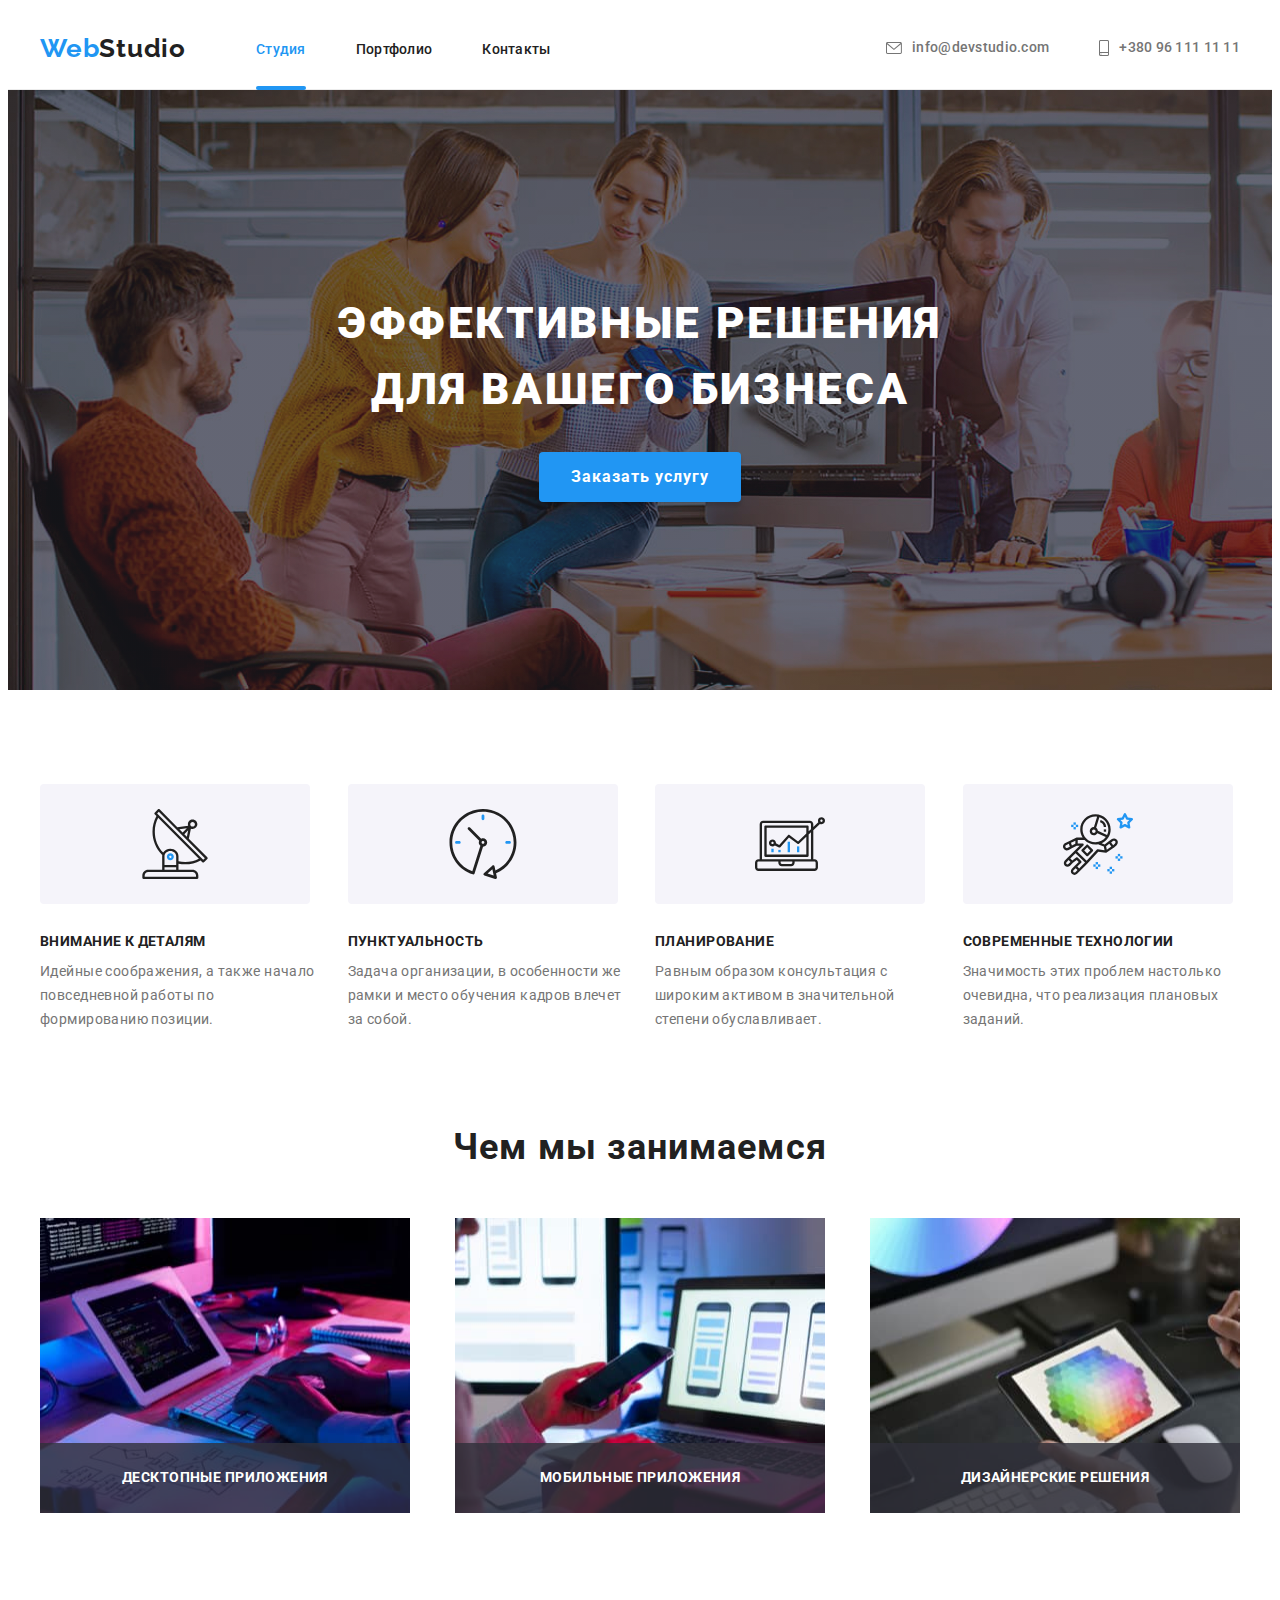
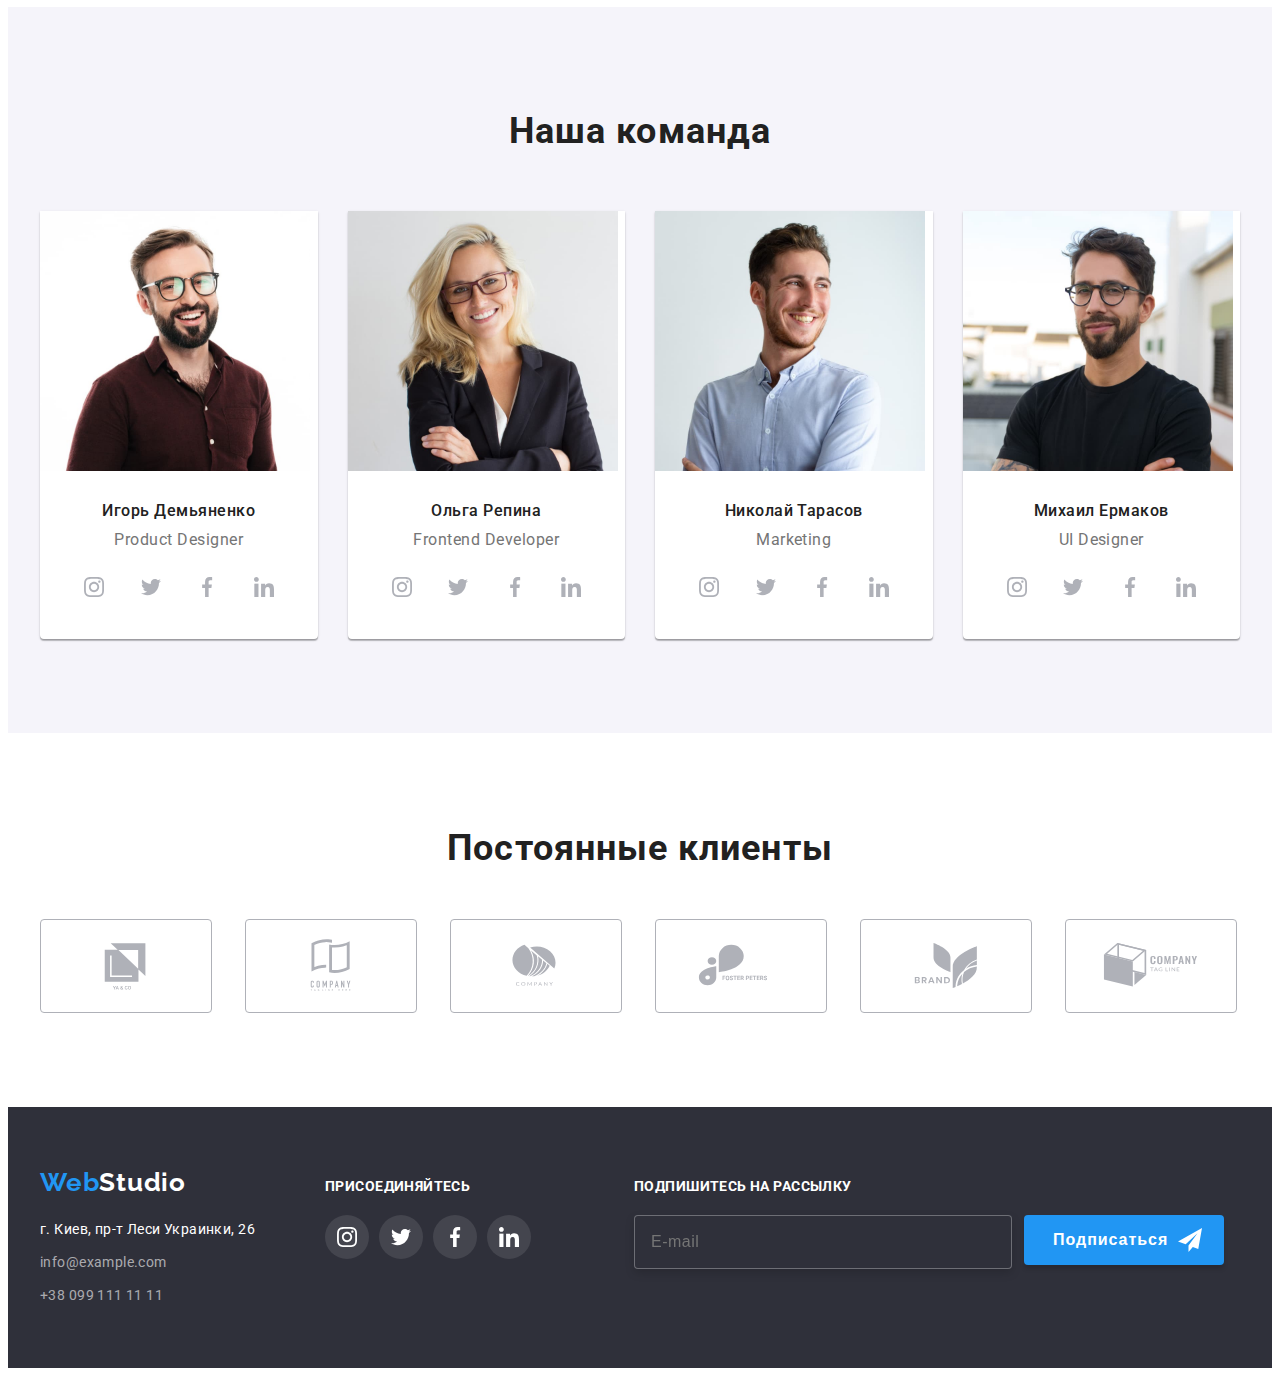
<file: index.html>
<!DOCTYPE html>
<html lang="ru">
<head>
    <meta charset="UTF-8">
    <meta http-equiv="X-UA-Compatible" content="IE=edge">
    <meta name="viewport" content="width=device-width, initial-scale=1.0">
    <title>WebStudio</title>
    <link rel="preconnect" href="https://fonts.googleapis.com">
    <link 
        href="https://fonts.googleapis.com/css2?family=Raleway:wght@700&family=Roboto:wght@400;500;700;900&display=swap" 
        rel="stylesheet">
    <link rel="stylesheet" href="https://cdnjs.cloudflare.com/ajax/libs/modern-normalize/1.1.0/modern-normalize.min.css" 
        integrity="sha512-wpPYUAdjBVSE4KJnH1VR1HeZfpl1ub8YT/NKx4PuQ5NmX2tKuGu6U/JRp5y+Y8XG2tV+wKQpNHVUX03MfMFn9Q==" 
        crossorigin="anonymous" referrerpolicy="no-referrer" />
    <link rel="stylesheet" href="./styles/styles.css">
</head>
<body>
    <!-- Header -->
    <header class="header">
        <div class="container header-container">
            <nav class="navigation">
                <a class="logo link" href="" lang="en"><span class="logo-accent">Web</span>Studio</a>
                <ul class="menu list">
                    <li class="menu-item"> 
                        <a class="menu-item-link link current" href="">Студия</a>
                    </li>
                    <li class="menu-item">
                        <a class="menu-item-link link" href="./portfolio.html">Портфолио</a>
                    </li>
                    <li class="menu-item">
                        <a class="menu-item-link link" href="">Контакты</a>
                    </li>
                </ul>
            </nav>
            <ul class="mail-tel list">
                <li class="mail-tel-list">
                    <a class="mail-tel-link mail-link link" href="mailto:info@devstudio.com">
                        <svg class="mail-tel-icons" width="16px" height="12px">
                            <use href="./images/icons.svg#icon-envelope"></use>
                        </svg> info@devstudio.com</a>
                </li>
                <li class="mail-tel-list">
                    <a class="mail-tel-link tel-link link" href="tel:+380961111111">
                        <svg class="mail-tel-icons" width="10px" height="16px">
                            <use href="./images/icons.svg#icon-smartphone"></use>
                        </svg> +380 96 111 11 11</a>
                </li>
            </ul>
        </div>
    </header>

    <main class="main">
        <!-- Main section -->
        <section class="main-section">
            <div class="container main-section-container">
                <h1 class="title-main-section">Эффективные решения для вашего бизнеса</h1>
                <button class="modal-btn" type="button" data-modal-open>Заказать услугу</button>
            </div>
        </section>

        <!-- Advantages -->
        <section class="advantages advantages-section">
            <div class="container container">
                <h2 hidden>Преимущества</h2>
                <ul class="advantages-menu list">
                    <li class="advantages-menu-item">
                        <div class="advantages-container">
                            <svg class="advantages-icons">
                                <use href="./images/icons.svg#icon-antenna">
                                </use>
                            </svg>
                        </div>
                        <h3 class="advantages-menu-item-title">Внимание к деталям</h3>
                        <p class="advantages-menu-item-text">Идейные соображения, а также начало повседневной работы по формированию позиции.</p>
                    </li>
                    <li class="advantages-menu-item">
                        <div class="advantages-container">
                            <svg class="advantages-icons">
                                <use href="./images/icons.svg#icon-clock">
                                </use>
                            </svg>
                        </div>
                        <h3 class="advantages-menu-item-title">Пунктуальность</h3>
                        <p class="advantages-menu-item-text">Задача организации, в особенности же рамки и место обучения кадров влечет за собой.</p>
                    </li>
                    <li class="advantages-menu-item">
                        <div class="advantages-container">
                            <svg class="advantages-icons">
                                <use href="./images/icons.svg#icon-diagram">
                                </use>
                            </svg>
                        </div>
                        <h3 class="advantages-menu-item-title">Планирование</h3>
                        <p class="advantages-menu-item-text">Равным образом консультация с широким активом в значительной степени обуславливает.</p>
                    </li>
                    <li class="advantages-menu-item">
                        <div class="advantages-container">
                            <svg class="advantages-icons">
                                <use href="./images/icons.svg#icon-astronaut">
                                </use>
                            </svg>
                        </div>
                        <h3 class="advantages-menu-item-title">Современные технологии</h3>
                        <p class="advantages-menu-item-text">Значимость этих проблем настолько очевидна, что реализация плановых заданий.</p>
                    </li>
                </ul>
            </div>
        </section>

        <!-- Activity -->
        <section class="activity section">
            <div class="container activity-container">
                <h2 class="activity-title">Чем мы занимаемся</h2>
                <ul class="activity-menu list">

                    <li class="activity-menu-item">
                        <div class="activity-box">
                            <img src="./images/activity/activity-1.jpg" 
                                alt="человек пишет код" width="370" height="295">
                            <p class="activity-text">Десктопные приложения</p>
                        </div>
                    </li>

                    <li class="activity-menu-item">
                        <div class="activity-box">
                            <img src="./images/activity/activity-2.jpg" 
                                alt="человек со смартфоном" width="370" height="295">
                            <p class="activity-text">Мобильные приложения</p>
                        </div>
                    </li>

                    <li class="activity-menu-item">
                        <div class="activity-box">
                            <img src="./images/activity/activity-3.jpg" 
                                alt="человек с планшетом" width="370" height="295">
                            <p class="activity-text">Дизайнерские решения</p>
                        </div>
                        
                    </li>

                </ul>
            </div>
        </section>

        <!-- Team -->
        <section class="team section">
            <div class="container team-container">
                <h2 class="team-title">Наша команда</h2>
                <ul class="team-menu list">
                    <li class="team-menu-item">
                        <img src="./images/members/igor.jpg" alt="Игорь Демьяненко" width="270" height="260">
                        <div class="team-box-content">
                            <h3 class="team-name">Игорь Демьяненко</h3>
                            <p class="team-prof">Product Designer</p>
                            <ul class="social-list list">
                                <li class="social-list-item">
                                    <a href="" class="social-list-link">
                                        <svg class="social-list-icon" width="20px" height="20px">
                                            <use href="./images/icons.svg#icon-instagram"></use>
                                        </svg>
                                    </a>
                                </li>
                                <li class="social-list-item">
                                    <a href="" class="social-list-link">
                                        <svg class="social-list-icon" width="20px" height="20px">
                                            <use href="./images/icons.svg#icon-twitter"></use>
                                        </svg>
                                    </a>
                                </li>
                                <li class="social-list-item">
                                    <a href="" class="social-list-link">
                                        <svg class="social-list-icon" width="20px" height="20px">
                                            <use href="./images/icons.svg#icon-facebook"></use>
                                        </svg>
        
                                    </a>
                                    
                                </li>
                                <li class="social-list-item">
                                    <a href="" class="social-list-link">
                                        <svg class="social-list-icon" width="20px" height="20px">
                                            <use href="./images/icons.svg#icon-linkedin"></use>
                                        </svg>
                                    </a>
                                </li>
                            </ul>
                        </div>
                    </li>
                    <li class="team-menu-item">
                        <img src="./images/members/olha.jpg" alt="Ольга Репина" width="270" height="260">
                        <div class="team-box-content">
                            <h3 class="team-name">Ольга Репина</h3>
                            <p class="team-prof">Frontend Developer</p>
                            <ul class="social-list list">
                                <li class="social-list-item">
                                    <a href="" class="social-list-link">
                                        <svg class="social-list-icon" width="20px" height="20px">
                                            <use href="./images/icons.svg#icon-instagram"></use>
                                        </svg>
                                    </a>
                                </li>
                                <li class="social-list-item">
                                    <a href="" class="social-list-link">
                                        <svg class="social-list-icon" width="20px" height="20px">
                                            <use href="./images/icons.svg#icon-twitter"></use>
                                        </svg>
                                    </a>
                                </li>
                                <li class="social-list-item">
                                    <a href="" class="social-list-link">
                                        <svg class="social-list-icon" width="20px" height="20px">
                                            <use href="./images/icons.svg#icon-facebook"></use>
                                        </svg>
        
                                    </a>
                                    
                                </li>
                                <li class="social-list-item">
                                    <a href="" class="social-list-link">
                                        <svg class="social-list-icon" width="20px" height="20px">
                                            <use href="./images/icons.svg#icon-linkedin"></use>
                                        </svg>
                                    </a>
                                </li>
                            </ul>
                        </div>
                    </li>
                    <li class="team-menu-item">
                        <img src="./images/members/nikolai.jpg" alt="Николай Тарасов" width="270" height="260">
                        <div class="team-box-content">
                            <h3 class="team-name">Николай Тарасов</h3>
                            <p class="team-prof">Marketing</p>
                            <ul class="social-list list">
                                <li class="social-list-item">
                                    <a href="" class="social-list-link">
                                        <svg class="social-list-icon" width="20px" height="20px">
                                            <use href="./images/icons.svg#icon-instagram"></use>
                                        </svg>
                                    </a>
                                </li>
                                <li class="social-list-item">
                                    <a href="" class="social-list-link">
                                        <svg class="social-list-icon" width="20px" height="20px">
                                            <use href="./images/icons.svg#icon-twitter"></use>
                                        </svg>
                                    </a>
                                </li>
                                <li class="social-list-item">
                                    <a href="" class="social-list-link">
                                        <svg class="social-list-icon" width="20px" height="20px">
                                            <use href="./images/icons.svg#icon-facebook"></use>
                                        </svg>
        
                                    </a>
                                    
                                </li>
                                <li class="social-list-item">
                                    <a href="" class="social-list-link">
                                        <svg class="social-list-icon" width="20px" height="20px">
                                            <use href="./images/icons.svg#icon-linkedin"></use>
                                        </svg>
                                    </a>
                                </li>
                            </ul>
                        </div>
                    </li>
                    <li class="team-menu-item">
                        <img src="./images/members/mikhail.jpg" alt="Михаил Ермаков" width="270" height="260">
                        <div class="team-box-content">
                            <h3 class="team-name">Михаил Ермаков</h3>
                            <p class="team-prof">UI Designer</p>
                            <ul class="social-list list">
                                <li class="social-list-item">
                                    <a href="" class="social-list-link">
                                        <svg class="social-list-icon" width="20px" height="20px">
                                            <use href="./images/icons.svg#icon-instagram"></use>
                                        </svg>
                                    </a>
                                </li>
                                <li class="social-list-item">
                                    <a href="" class="social-list-link">
                                        <svg class="social-list-icon" width="20px" height="20px">
                                            <use href="./images/icons.svg#icon-twitter"></use>
                                        </svg>
                                    </a>
                                </li>
                                <li class="social-list-item">
                                    <a href="" class="social-list-link">
                                        <svg class="social-list-icon" width="20px" height="20px">
                                            <use href="./images/icons.svg#icon-facebook"></use>
                                        </svg>
        
                                    </a>
                                    
                                </li>
                                <li class="social-list-item">
                                    <a href="" class="social-list-link">
                                        <svg class="social-list-icon" width="20px" height="20px">
                                            <use href="./images/icons.svg#icon-linkedin"></use>
                                        </svg>
                                    </a>
                                </li>
                            </ul>
                        </div>
                    </li>
                </ul>
            </div>
        </section>

        <!-- Clients -->

        <section class="clients section">
            <div class="clients-container container">
                <h2 class="clients-title">Постоянные клиенты</h2>
                <ul class="clients-list list">
                    <li class="clients-list-item">
                        <a href="" class="clients-list-link link">
                            <svg class="clients-icon">
                                <use href="./images/icons.svg#icon-client-1-1">
                                </use>
                            </svg>
                        </a>
                    </li>
                    <li class="clients-list-item">
                        <a href="" class="clients-list-link link">
                            <svg class="clients-icon">
                                <use href="./images/icons.svg#icon-client-2-1">
                                </use>
                            </svg>
                        </a>
                    </li>
                    <li class="clients-list-item">
                        <a href="" class="clients-list-link link">
                            <svg class="clients-icon">
                                <use href="./images/icons.svg#icon-client-3-1">
                                </use>
                            </svg>
                        </a>
                    </li>
                    <li class="clients-list-item">
                        <a href="" class="clients-list-link link">
                            <svg class="clients-icon">
                                <use href="./images/icons.svg#icon-client-4-1">
                                </use>
                            </svg>
                        </a>
                    </li>
                    <li class="clients-list-item">
                        <a href="" class="clients-list-link link">
                            <svg class="clients-icon">
                                <use href="./images/icons.svg#icon-client-5-1">
                                </use>
                            </svg>
                        </a>
                    </li>
                    <li class="clients-list-item">
                        <a href="" class="clients-list-link link">
                            <svg class="clients-icon">
                                <use href="./images/icons.svg#icon-client-6-1">
                                </use>
                            </svg>
                        </a>
                    </li>
                </ul>

            </div>
        </section>
    </main>




    <!-- Footer -->
    <footer class="footer">
        <div class="container footer-container">
            <div class="footer-list list">
                <a class="footer-logo link" href="" lang="en"><span class="logo-accent">Web</span>Studio</a>
                    <address class="footer-address">
                        <ul class="footer-address-menu list">
                            <li class="footer-address-menu-item">
                                 <a class="footer-address-address link" href="https://goo.gl/maps/i9Y8RT6QC7rTTY7Z6" target="_blank" rel="noopener noreferrer">г. Киев, пр-т Леси Украинки, 26</a>
                            </li>
                            <li class="footer-address-menu-item">
                                <a class="footer-address-mail link" href="mailto:info@example.com">info@example.com</a>
                            </li>
                            <li class="footer-address-menu-item">
                                <a class="footer-address-tel link" href="tel:+380991111111">+38 099 111 11 11</a>
                            </li>
                        </ul>
                    </address>
            </div>
            <div class="first-footer-div"> 
                <h3 class="footer-list-title">Присоединяйтесь</h3>
                    <ul class="footer-social list">
                        <li class="footer-social-item">
                            <a href="" class="footer-social-item-link">
                                <svg class="footer-social-icon">
                                    <use href="./images/icons.svg#icon-instagram">
                                        </use>
                                    </svg>
                            </a>
                            </li>
                            <li>
                                <a href="" class="footer-social-item-link">
                                    <svg class="footer-social-icon">
                                        <use href="./images/icons.svg#icon-twitter">
                                        </use>
                                    </svg>
                                </a>
                            </li>
                            <li>
                                <a href="" class="footer-social-item-link">
                                    <svg class="footer-social-icon">
                                        <use href="./images/icons.svg#icon-facebook">
                                        </use>
                                    </svg>
                                </a>
                            </li>
                            <li>
                                <a href="" class="footer-social-item-link">
                                    <svg class="footer-social-icon">
                                        <use href="./images/icons.svg#icon-linkedin">
                                        </use>
                                    </svg>
                                </a>
                            </li>
                    </ul>
            </div>
            <div class="footer-item-form">
                <h3 class="footer-form-name">Подпишитесь на рассылку</h3>
                        <form class="footer-form">
                            
                            <label class="footer-form-field">
                                
                                <input type="email" name="footer-email" class="footer-email-input" placeholder="E-mail">
                            </label>
                            <button type="submit" class="footer-button-form">
                                <div class="footer-form-wrapper">
                                    <p class="footer-form-wrapper-name">Подписаться</p>
                                    <svg class="footer-form-icon" width="24px" height="24px">
                                        <use href="./images/icons.svg#icon-icon-send">
                                        </use>
                                    </svg>
                                </div>
                            </button>
                        </form>
            </div>
             
        </div>
    </footer>

    <!-- Modal -->

    <div class="backdrop is-hidden" data-modal>
        <div class="modal">
            <button type="button" class="close-btn" data-modal-close>
                <svg class="close-btn-icon">
                    <use href="./images/icons.svg#icon-close-btn">
                    </use>
                </svg>
            </button>

            <form class="modal-form">
                <p class="modal-form-title">Оставьте свои данные, мы вам перезвоним</p>
                <label class="modal-form-field">
                    Имя
                    <span class="modal-form-input-wrapper">
                        <input type="text" class="modal-form-input" name="user-name" minlength="2" 
                        pattern="[a-zA-Zа-яёА-ЯЁ]+" title="Имя должно содержать символы кириллицы или латинницы"
                        required> 
                        <svg class="modal-form-icon" width="18px" height="18px">
                            <use href="./images/icons.svg#icon-person">
                            </use>
                        </svg>
                        
                    </span>
                </label>
                <label class="modal-form-field">
                    Телефон
                    <span class="modal-form-input-wrapper">
                        <input type="tel" class="modal-form-input" name="user-tel"
                        pattern="[0-9]{3}-[0-9]{3}-[0-9]{2}-[0-9]{2}" title="093-111-22-33"
                        required>
                        <svg class="modal-form-icon" width="18px" height="18px">
                            <use href="./images/icons.svg#icon-phone">
                            </use>
                        </svg>
                    </span>
                </label>
                <label class="modal-form-field">
                    Почта
                    <span class="modal-form-input-wrapper">
                        <input type="email" class="modal-form-input" name="user-email" 
                        required>
                        <svg class="modal-form-icon" width="18px" height="18px">
                            <use href="./images/icons.svg#icon-email">
                            </use>
                        </svg>
                    </span>
                </label>
                <label class="modal-form-field">
                    Комментарий
                    <textarea name="user-message" class="modal-form-message" placeholder="Введите текст"></textarea>
                </label>
                <input type="checkbox" class="modal-form-checkbox visually-hidden" id="accept-policy">
                <label for="accept-policy" class="modal-form-checkbox-label">Соглашаюсь с рассылкой и принимаю&nbsp;<a href="" class="modal-form-label-link">Условия договора</a></label>
                <button type="submit" class="modal-form-btn">Отправить</button>

            </form>
        </div>
    </div>

    <script src="./js/modal.js"></script>

</body>
</html>
</file>
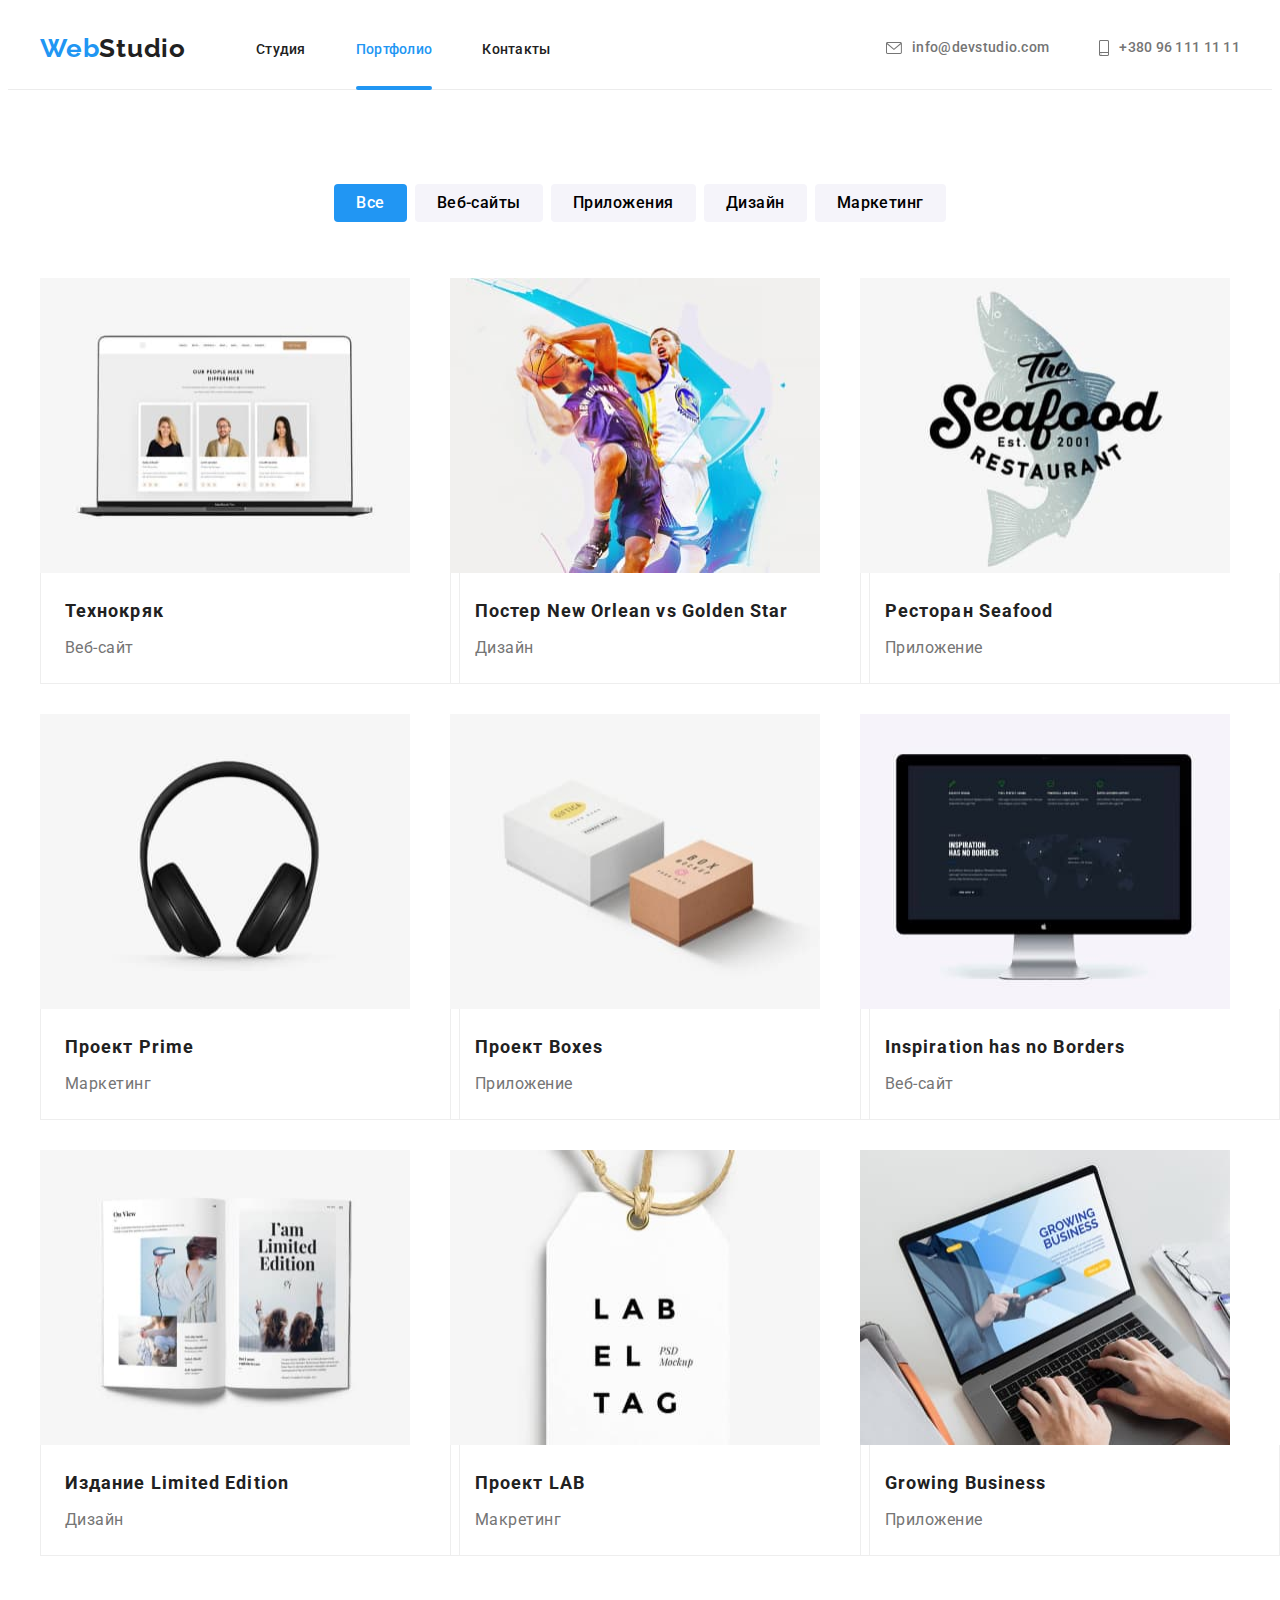
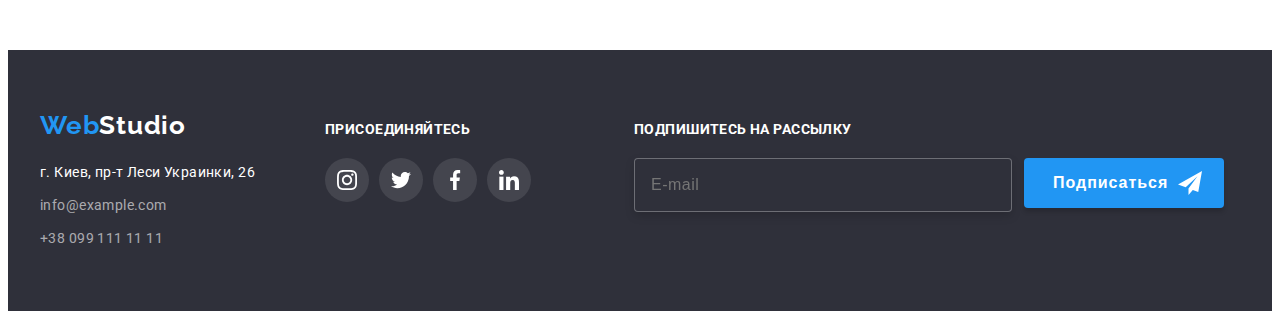
<file: portfolio.html>
<!DOCTYPE html>
<html lang="ru">
<head>
    <meta charset="UTF-8">
    <meta http-equiv="X-UA-Compatible" content="IE=edge">
    <meta name="viewport" content="width=device-width, initial-scale=1.0">
    <title>Portfolio</title>
    <link rel="preconnect" href="https://fonts.googleapis.com">
    <link 
        href="https://fonts.googleapis.com/css2?family=Raleway:wght@700&family=Roboto:wght@400;500;700;900&display=swap" 
        rel="stylesheet">
        <link rel="stylesheet" href="https://cdnjs.cloudflare.com/ajax/libs/modern-normalize/1.1.0/modern-normalize.min.css" 
            integrity="sha512-wpPYUAdjBVSE4KJnH1VR1HeZfpl1ub8YT/NKx4PuQ5NmX2tKuGu6U/JRp5y+Y8XG2tV+wKQpNHVUX03MfMFn9Q==" 
            crossorigin="anonymous" referrerpolicy="no-referrer" />
    <link rel="stylesheet" href="./styles/styles.css">
</head>
<body>
    <header class="header">
        <div class="container header-container">
            <nav class="navigation">
                <a class="logo link" href="" lang="en"><span class="logo-accent">Web</span>Studio</a>
                <ul class="menu list">
                    <li class="menu-item"> 
                        <a class="menu-item-link link" href="./index.html">Студия</a>
                    </li>
                    <li class="menu-item">
                        <a class="menu-item-link link current" href="">Портфолио</a>
                    </li>
                    <li class="menu-item">
                        <a class="menu-item-link link" href="">Контакты</a>
                    </li>
                </ul>
            </nav>
            <ul class="mail-tel list">
                <li class="mail-tel-list">
                    <a class="mail-tel-link mail-link link" href="mailto:info@devstudio.com">
                        <svg class="mail-tel-icons" width="16px" height="12px">
                            <use href="./images/icons.svg#icon-envelope"></use>
                        </svg> info@devstudio.com</a>
                </li>
                <li class="mail-tel-list">
                    <a class="mail-tel-link tel-link link" href="tel:+380961111111">
                        <svg class="mail-tel-icons" width="10px" height="16px">
                            <use href="./images/icons.svg#icon-smartphone"></use>
                        </svg> +380 96 111 11 11</a>
                </li>
            </ul>
        </div>
    </header>

    <main class="portfolio-main">
        <section class="portfolio-section section">
            <div class="container portfolio-container">
                <ul class="portfolio-buttons-menu list">
                    <li class="portfolio-buttons-menu-item">
                        <button class="modal-btn-portfolio current" type="button">Все</button>
                    </li>
                    <li class="portfolio-buttons-menu-item">
                        <button class="modal-btn-portfolio" type="button">Веб-сайты</button>
                    </li>
                    <li class="portfolio-buttons-menu-item">
                        <button class="modal-btn-portfolio" type="button">Приложения</button>
                    </li>
                    <li class="portfolio-buttons-menu-item">
                        <button class="modal-btn-portfolio" type="button">Дизайн</button>
                    </li>
                    <li class="portfolio-buttons-menu-item">
                        <button class="modal-btn-portfolio" type="button">Маркетинг</button>
                    </li>
                </ul>
                <ul class="portfolio-options-menu list">
                    <li class="portfolio-options-menu-item">
                        <a class="port-opt-link link" href="">
                            <div class="port-box">
                                <img src="./images/portfolio/portfolio-1.jpg" alt="computer" width="370" height="295">
                                <p class="overlay">Технокряк это современная площадка распространения коронавируса. Компании используют эту платформу для цифрового шпионажа и атак на защищённые сервера конкурентов.</p>
                            </div>
                            <div class="portfolio-box-items">
                                <h3 class="portfolio-options-menu-item-name">Технокряк</h3>
                                <p class="portfolio-options-menu-item-text">Веб-сайт</p>
                            </div>
                        </a>
                    </li>
                    <li class="portfolio-options-menu-item">
                        <a class="port-opt-link link" href="">
                            <div class="port-box">
                                <img src="./images/portfolio/portfolio-2.jpg" alt="basketball" width="370" height="295">
                                <p class="overlay">Технокряк это современная площадка распространения коронавируса. Компании используют эту платформу для цифрового шпионажа и атак на защищённые сервера конкурентов.</p>
                            </div>
                            <div class="portfolio-box-items">
                                <h3 class="portfolio-options-menu-item-name">Постер New Orlean vs Golden Star</h3>
                                <p class="portfolio-options-menu-item-text">Дизайн</p>
                            </div>
                        </a>
                    </li>
                    <li class="portfolio-options-menu-item">
                        <a class="port-opt-link link" href="">
                            <div class="port-box">
                                <img src="./images/portfolio/portfolio-3.jpg" alt="restaurant" width="370" height="295">
                                <p class="overlay">Технокряк это современная площадка распространения коронавируса. Компании используют эту платформу для цифрового шпионажа и атак на защищённые сервера конкурентов.</p>
                            </div>
                            <div class="portfolio-box-items">
                                <h3 class="portfolio-options-menu-item-name">Ресторан Seafood</h3>
                                <p class="portfolio-options-menu-item-text">Приложение</p>
                            </div>
                        </a>
                    </li>
                    <li class="portfolio-options-menu-item">
                        <a class="port-opt-link link" href="">
                            <div class="port-box">
                                <img src="./images/portfolio/portfolio-4.jpg" alt="headphones" width="370" height="295">
                                <p class="overlay">Технокряк это современная площадка распространения коронавируса. Компании используют эту платформу для цифрового шпионажа и атак на защищённые сервера конкурентов.</p>
                            </div>
                            <div class="portfolio-box-items">
                                <h3 class="portfolio-options-menu-item-name">Проект Prime</h3>
                                <p class="portfolio-options-menu-item-text">Маркетинг</p>
                            </div>
                        </a>
                    </li>
                    <li class="portfolio-options-menu-item">
                        <a class="port-opt-link link" href="">
                            <div class="port-box">
                                <img src="./images/portfolio/portfolio-5.jpg" alt="boxes" width="370" height="295">
                                <p class="overlay">Технокряк это современная площадка распространения коронавируса. Компании используют эту платформу для цифрового шпионажа и атак на защищённые сервера конкурентов.</p>
                            </div>
                            <div class="portfolio-box-items">
                                <h3 class="portfolio-options-menu-item-name">Проект Boxes</h3>
                                <p class="portfolio-options-menu-item-text">Приложение</p>
                            </div>
                        </a>
                    </li>
                    <li class="portfolio-options-menu-item">
                        <a class="port-opt-link link" href="">
                            <div class="port-box">
                                <img src="./images/portfolio/portfolio-6.jpg" alt="mac" width="370" height="295">
                                <p class="overlay">Технокряк это современная площадка распространения коронавируса. Компании используют эту платформу для цифрового шпионажа и атак на защищённые сервера конкурентов.</p>
                            </div>
                            <div class="portfolio-box-items">
                                <h3 class="portfolio-options-menu-item-name">Inspiration has no Borders</h3>
                                <p class="portfolio-options-menu-item-text">Веб-сайт</p>
                            </div>
                        </a>
                    </li>
                    <li class="portfolio-options-menu-item">
                        <a class="port-opt-link link" href="">
                            <div class="port-box">
                                <img src="./images/portfolio/portfolio-7.jpg" alt="book" width="370" height="295">
                                <p class="overlay">Технокряк это современная площадка распространения коронавируса. Компании используют эту платформу для цифрового шпионажа и атак на защищённые сервера конкурентов.</p>
                            </div>
                            <div class="portfolio-box-items">
                                <h3 class="portfolio-options-menu-item-name">Издание Limited Edition</h3>
                                <p class="portfolio-options-menu-item-text">Дизайн</p>
                            </div>
                        </a>
                    </li>
                    <li class="portfolio-options-menu-item">
                        <a class="port-opt-link link" href="">
                            <div class="port-box">
                                <img src="./images/portfolio/portfolio-8.jpg" alt="label" width="370" height="295">
                                <p class="overlay">Технокряк это современная площадка распространения коронавируса. Компании используют эту платформу для цифрового шпионажа и атак на защищённые сервера конкурентов.</p>
                            </div>
                            <div class="portfolio-box-items">
                                <h3 class="portfolio-options-menu-item-name">Проект LAB</h3>
                                <p class="portfolio-options-menu-item-text">Макретинг</p>
                            </div>
                        </a>
                    </li>
                    <li class="portfolio-options-menu-item">
                        <a class="port-opt-link link" href="">
                            <div class="port-box">
                                <img src="./images/portfolio/portfolio-9.jpg" alt="typingman" width="370" height="295">
                                <p class="overlay">Технокряк это современная площадка распространения коронавируса. Компании используют эту платформу для цифрового шпионажа и атак на защищённые сервера конкурентов.</p>
                            </div>
                            <div class="portfolio-box-items">
                                <h3 class="portfolio-options-menu-item-name">Growing Business</h3>
                                <p class="portfolio-options-menu-item-text">Приложение</p>
                            </div>
                        </a>
                    </li>
                </ul>
            </div>
        </section>
    </main>

    <footer class="footer">
        <div class="container footer-container">
            <div class="footer-list list">
                <a class="footer-logo link" href="" lang="en"><span class="logo-accent">Web</span>Studio</a>
                    <address class="footer-address">
                        <ul class="footer-address-menu list">
                            <li class="footer-address-menu-item">
                                 <a class="footer-address-address link" href="https://goo.gl/maps/i9Y8RT6QC7rTTY7Z6" target="_blank" rel="noopener noreferrer">г. Киев, пр-т Леси Украинки, 26</a>
                            </li>
                            <li class="footer-address-menu-item">
                                <a class="footer-address-mail link" href="mailto:info@example.com">info@example.com</a>
                            </li>
                            <li class="footer-address-menu-item">
                                <a class="footer-address-tel link" href="tel:+380991111111">+38 099 111 11 11</a>
                            </li>
                        </ul>
                    </address>
            </div>
            <div class="first-footer-div"> 
                <h3 class="footer-list-title">Присоединяйтесь</h3>
                    <ul class="footer-social list">
                        <li class="footer-social-item">
                            <a href="" class="footer-social-item-link">
                                <svg class="footer-social-icon">
                                    <use href="./images/icons.svg#icon-instagram">
                                        </use>
                                    </svg>
                            </a>
                            </li>
                            <li>
                                <a href="" class="footer-social-item-link">
                                    <svg class="footer-social-icon">
                                        <use href="./images/icons.svg#icon-twitter">
                                        </use>
                                    </svg>
                                </a>
                            </li>
                            <li>
                                <a href="" class="footer-social-item-link">
                                    <svg class="footer-social-icon">
                                        <use href="./images/icons.svg#icon-facebook">
                                        </use>
                                    </svg>
                                </a>
                            </li>
                            <li>
                                <a href="" class="footer-social-item-link">
                                    <svg class="footer-social-icon">
                                        <use href="./images/icons.svg#icon-linkedin">
                                        </use>
                                    </svg>
                                </a>
                            </li>
                    </ul>
            </div>
            <div class="footer-item-form">
                <h3 class="footer-form-name">Подпишитесь на рассылку</h3>
                        <form class="footer-form">
                            
                            <label class="footer-form-field">
                                
                                <input type="email" name="footer-email" class="footer-email-input" placeholder="E-mail">
                            </label>
                            <button type="submit" class="footer-button-form">
                                <div class="footer-form-wrapper">
                                    <p class="footer-form-wrapper-name">Подписаться</p>
                                    <svg class="footer-form-icon" width="24px" height="24px">
                                        <use href="./images/icons.svg#icon-icon-send">
                                        </use>
                                    </svg>
                                </div>
                            </button>
                        </form>
            </div>
             
        </div>
    </footer>
</body>
</html>
</file>
<file: styles/styles.css>
:root {
    --main-font: 'Roboto', sans-serif;
    --main-color: #212121;
    --accent-color: #2196F3;
    --second-accent-color: #FFFFFF;
    --main-section-footer-background: #2F303A;
    --third-accent-color: #757575;
    --team-background: #F5F4FA;
    --footer-tel-mail: rgba(255, 255, 255, 0.6);

}

h1,
h2,
h3,
h4,
h5,
h6,
p {
    margin-top: 0;
    margin-bottom: 0;
}

ul,
ol {
    margin-top: 0;
    margin-bottom: 0;
    padding-left: 0;
}

img {
    display: block;
    max-width: 100%;
}

.list {
    list-style: none;
}

.link {
    text-decoration: none;
}

body {
    font-family: var(--main-font);
    color: var(--main-color);
}

.container {
    width: 1200px;
    margin: 0 auto;
    padding-left: 15px;
    padding-right: 15px;
}

.section {
    padding-top: 94px;
    padding-bottom: 94px;
}

.visually-hidden {
    position: absolute !important;
    clip: rect(1px 1px 1px 1px); /* IE6, IE7 */
    clip: rect(1px, 1px, 1px, 1px);
    padding: 0 !important;
    border: 0 !important;
    height: 1px !important;
    width: 1px !important;
    overflow: hidden;
  }

/* Header */

.header {
    padding-top: 25px;
    padding-bottom: 25px;
    border-bottom: 1px solid #ECECEC;
}

.header-container {
    display: flex;
    align-items:center;
    justify-content: space-between;
}

.navigation {
    display: flex;
    align-items: center;
}

.menu {
    display: flex;
    align-items: center;
}

.logo {
    font-family: 'Raleway', sans-serif;
    font-weight: 700;
    font-size: 26px;
    line-height: 1.19;
    letter-spacing: 0.03em;
    color: var(--main-color);
    margin-right: 70px;
}

.logo-accent {
    color: var(--accent-color);
}

.menu-item:not(:last-child) {
    margin-right: 50px;
}

.menu-item-link {
    font-family: 'Roboto', sans-serif;;
    font-weight: 500;
    font-size: 14px;
    line-height: 1.14;
    letter-spacing: 0.02em;
    color: var(--main-color);

    transition: color 250ms cubic-bezier(0.4, 0, 0.2, 1);
}

.menu-item-link:hover,
.menu-item-link:focus {
    color: var(--accent-color);
}

.menu-item-link.current {
    color: var(--accent-color);  
    position: relative;
}


.menu-item-link.current::after {
    content: '';
    display: block;
    position: absolute;
    left: 0;
    bottom: -33px;
    width: 100%;
    height: 4px;
    border-radius: 2px;
    background-color: var(--accent-color);
}

.mail-tel {
    display: flex;
    align-items: center;
}

.mail-link {
    margin-left: auto;
    margin-right: 50px;

    transition: color 250ms cubic-bezier(0.4, 0, 0.2, 1);
}

.mail-link:hover,
.mail-link:focus {
    color: var(--accent-color);
}

.tel-link {
    transition: color 250ms cubic-bezier(0.4, 0, 0.2, 1);
}

.tel-link:hover,
.tel-link:focus {
    color: var(--accent-color);
}

.mail-tel-link {
    display: flex;
    align-items: center;
    color: var(--third-accent-color);
    font-family: 'Roboto', sans-serif;;
    font-weight: 500;
    font-size: 14px;
    line-height: 1.14;
    letter-spacing: 0.02em;
}

.mail-tel-icons {
    display: flex;
    align-items: center;
    fill: var(--third-accent-color);
    margin-right: 10px;

    transition: fill 250ms cubic-bezier(0.4, 0, 0.2, 1);
}

.mail-tel-link:hover .mail-tel-icons,
.mail-tel-link:focus .mail-tel-icons {
    fill: var(--accent-color);
}

/* Main section */
.main-section {
    background-color: #C4C4C4; 
    height: 600px;
    background-image: linear-gradient(rgba(47, 48, 58, 0.4), rgba(47, 48, 58, 0.4)),
     url(../images/main/bg.jpg);
    background-size: cover;
}

.main-section-container {
    padding-top: 200px;
    padding-bottom: 200px;
}


.title-main-section {
    font-weight: 900;
    font-size: 44px;
    line-height: 1.5;
    text-align: center;
    letter-spacing: 0.06em;
    text-transform: uppercase;
    color: var(--second-accent-color);
    max-width: 696px;  
    margin: 0 auto;
    display: block;
    align-items: center;
    margin-bottom: 30px;
    
}

.modal-btn {
    font-family: 'Roboto', sans-serif;;
    font-weight: 700;
    font-size: 16px;
    line-height: 1.88;
    display: flex;
    align-items: center;
    text-align: center;
    letter-spacing: 0.06em;
    cursor: pointer;
    color: var(--second-accent-color);
    background-color: var(--accent-color);
    margin: 0 auto;
    display: block;
    padding: 10px 32px;
    box-shadow: 0px 4px 4px rgba(0, 0, 0, 0.15);
    border-radius: 4px;
    border: none;
}

.modal-btn:hover,
modal-btn:focus {
    color: var(--second-accent-color);
    box-shadow: 0px 4px 4px rgba(0, 0, 0, 0.15);
    border-radius: 4px;
}

/* Advantages */


.advantages-section {
    padding-top: 94px;
}

.advantages-menu {
    display: flex;
    flex-wrap: wrap;
    margin-top: -30px;
    margin-left: -30px;
}

.advantages-menu-item {
    display: flex;
    flex-wrap: wrap;
    flex-basis: calc((100% - 120px) / 4);
    margin-top: 30px;
    margin-left: 30px;
}

.advantages-menu-item-title {
    font-weight: 700;
    font-size: 14px;
    line-height: 1.14;
    letter-spacing: 0.03em;
    text-transform: uppercase;
    margin-bottom: 10px;
    padding-left: 0;
}

.advantages-menu-item-text {
    font-size: 14px;
    line-height: 1.71;
    letter-spacing: 0.03em;
    color: var(--third-accent-color);
   
}

.advantages-container {
    display: flex;
    align-items: center;
    justify-content: center;
    width: 270px;
    height: 120px;
    background-color: var(--team-background);
    border-radius: 4px;
    margin-bottom: 30px;
}

.advantages-icons {
    display: flex;
    align-items: center;
    width: 70px;
    height: 70px;
}

/* Activity */
.activity-title {
    font-weight: 700;
    font-size: 36px;
    line-height: 1.17;
    text-align: center;
    letter-spacing: 0.03em;
    margin-bottom: 50px;
}

.activity-menu {
    display: flex;
    justify-content: space-between;
}

.activity-menu-item:not(:last-child) {
    margin-right: 30px;
}

.activity-box {
    position: relative;
    
}

.activity-text {
    position: absolute;
    width: 100%;
    height: 70px;
    background-color: rgba(47, 48, 58, 0.8);
    left: 0;
    bottom: 0;
    text-align: center;
    display: flex;
    align-items: center;
    justify-content: center;

    font-weight: 700;
    font-size: 14px;
    line-height: 1.14;
    text-align: center;
    letter-spacing: 0.03em;
    text-transform: uppercase;
    color: var(--second-accent-color);
    
}

/* Team */
.team {
    background-color: var(--team-background);
}

.team-menu {
    display: flex;
    flex-wrap: wrap;
    margin-left: -30px;
    margin-top: -30px;
}

.team-menu-item {
    flex-basis: calc((100% - 120px) / 4);
    flex-wrap: wrap;
    margin-left: 30px;
    margin-top: 30px;
    background-color: var(--second-accent-color);
    box-shadow: 0px 1px 3px rgba(0, 0, 0, 0.12), 0px 1px 1px rgba(0, 0, 0, 0.14), 0px 2px 1px rgba(0, 0, 0, 0.2);
    border-radius: 0px 0px 4px 4px;
}

.team-box-content {
    padding-top: 30px;
    padding-bottom: 30px;
}


.team-title {
    font-weight: 700;
    font-size: 36px;
    line-height: 1.67;
    text-align: center;
    letter-spacing: 0.03em;
    margin-bottom: 50px;
}

.team-name {
    font-weight: 500;
    font-size: 16px;
    line-height: 1.19;
    text-align: center;
    letter-spacing: 0.03em;
    margin-bottom: 10px;
    
}

.team-prof {
    font-size: 16px;
    line-height: 1.19;
    text-align: center;
    letter-spacing: 0.03em;
    color: var(--third-accent-color);
}

.social-list {
    display: flex;
    justify-content: space-between;
}

.social-list-link {
    display: flex;
    align-items: center;
    justify-content: center;
    width: 44px;
    height: 44px;
    border-radius: 50%;
    background-color: #ffffff;

    transition: background-color 250ms cubic-bezier(0.4, 0, 0.2, 1), 
        fill 250ms cubic-bezier(0.4, 0, 0.2, 1); 
}

.social-list-link:hover,
.social-list-link:focus {
    background-color: var(--accent-color);
}

.social-list-link:hover .social-list-icon,
.social-list-link:focus .social-list-icon {
    fill: var(--second-accent-color);
}

.social-list-icon {
    fill: #AFB1B8;
} 

.social-list {
    padding-left: 32px;
    padding-right: 32px;
    padding-top: 16px;

}

/* Clients */

.clients-title {
    font-weight: 700;
    font-size: 36px;
    line-height: 1.17;
    text-align: center;
    letter-spacing: 0.03em;
    margin-bottom: 50px;
}

.clients-list {
    display: flex;
    align-items: center;
    margin-left: -30px;
    margin-top: -30px;
}

.clients-list-item {
    flex-basis: calc((100% - 180px) / 6);
    flex-wrap: wrap;
    margin-left: 30px;
    margin-top: 30px;
}

.clients-list-link {
    display: flex;
    align-items: center;
    justify-content: center;
    width: 170px;
    height: 92px;
    border: 1px solid #AFB1B8;
    border-radius: 4px;
    fill: #AFB1B8;

   transition: border 250ms cubic-bezier(0.4, 0, 0.2, 1),
    fill 250ms cubic-bezier(0.4, 0, 0.2, 1);
}

.clients-list-link:hover,
.clients-list-link:focus {
    border: 1px solid #2196F3;
    cursor: pointer;
    fill: #2196F3;
}

.clients-icon {
    width: 106px;
    height: 60px;
    /* fill: #AFB1B8; */
}

/*.clients-list-link:hover .clients-icon,
.clients-list-link:focus .clients-icon {
    fill: #2196F3;
}*/


/* Footer */
.footer {
    background-color: var(--main-section-footer-background);
    padding-top: 60px;
    padding-bottom: 60px;
}

.footer-container {
    display: flex;
    align-items: baseline;   
} 

.footer-logo {
    font-family: 'Raleway', sans-serif;
    font-weight: 700;
    font-size: 26px;
    line-height: 1.19;
    letter-spacing: 0.03em;
    color: var(--second-accent-color); 
}

.footer-address {
    font-style: normal;
    margin-top: 20px;
}

.footer-address-menu-item:not(:last-child) {
    margin-bottom: 9px;
}

.footer-address-address {
    font-family: 'Roboto', sans-serif;
    font-style: normal;
    font-weight: 400;
    font-size: 14px;
    line-height: 1.71;
    letter-spacing: 0.03em;
    color: var(--second-accent-color);
}

.footer-address-mail {
    font-size: 14px;
    line-height: 1.71;
    letter-spacing: 0.03em;
    color: var(--footer-tel-mail);

    transition: color 250ms cubic-bezier(0.4, 0, 0.2, 1);
}

.footer-address-mail:hover,
.footer-address-mail:focus {
    color: var(--second-accent-color);
}

.footer-address-tel {
    font-size: 14px;
    line-height: 1.71;
    letter-spacing: 0.03em;
    color: var(--footer-tel-mail);
    margin-top: 9px;

    transition: color 250ms cubic-bezier(0.4, 0, 0.2, 1);
}

.footer-address-tel:hover,
.footer-address-tel:focus {
    color: var(--second-accent-color);
}


.footer-social {
    display: flex;
    align-items: center;
}

.footer-social-icon {
    width: 20px;
    height: 20px;
}

.footer-list-title {
    margin-bottom: 20px;
    font-weight: 700;
    font-size: 14px;
    line-height: 1.14;
    letter-spacing: 0.03em;
    text-transform: uppercase;
    color: var(--second-accent-color);
    
}

.footer-social-item-link {
    display: flex;
    align-items: center;
    justify-content: center;
    width: 44px;
    height: 44px;
    border-radius: 50%;
    background-color: rgba(255, 255, 255, 0.1);
    fill: #ffffff;
    margin-right: 10px; 

    transition: background-color 250ms cubic-bezier(0.4, 0, 0.2, 1);
}


.footer-social-item-link:hover,
.footer-social-item-link:focus {
    background-color: var(--accent-color);
}

.first-footer-div {
    margin-left: 70px;
}

.footer-form-name {
    font-weight: bold;
    font-size: 14px;
    line-height: 1.14;
    letter-spacing: 0.03em;
    text-transform: uppercase;
    color: var(--second-accent-color);
    margin-bottom: 20px;
}

.footer-item-form {
    margin-left: 93px;
}

.footer-form {
    display: flex;

}

.footer-email-input {
    width: 358px;
    height: 50px;
    border: 1px solid rgba(255, 255, 255, 0.3);
    filter: drop-shadow(0px 4px 4px rgba(0, 0, 0, 0.15));
    border-radius: 4px;
    background-color: var(--main-section-footer-background);

    font-size: 16px;
    line-height: 1.25;
    padding-left: 16px;
   
    align-items: center;
    letter-spacing: 0.03em;
    color: rgba(255, 255, 255, 0.6);
}

.footer-button-form {
  width: 200px;
  height: 50px;
  background-color: var(--accent-color);
  border: none;
  box-shadow: 0px 4px 4px rgba(0, 0, 0, 0.15);
  border-radius: 4px;
  cursor: pointer;

  font-weight: 700;
    font-size: 16px;
    line-height: 1.88;
    display: flex;
    align-items: center;
    text-align: center;
    letter-spacing: 0.06em;
    color: var(--second-accent-color);

    padding-left: 29px;
    margin-left: 12px;

    fill: white;
}


.footer-form-wrapper {
    display: flex;
    align-items: center;
}

.footer-form-icon {
    margin-left: 10px;
}

/* Portfolio */
.modal-btn-portfolio {
    font-family: 'Roboto', sans-serif;
    font-weight: 500;
    font-size: 16px;
    line-height: 1.6;
    text-align: center;
    letter-spacing: 0.03em;
    background-color: var(--team-background);
    cursor: pointer;
    border-radius: 4px;
    border: none;
    padding: 6px 22px;

    transition: background-color 250ms cubic-bezier(0.4, 0, 0.2, 1), 
        color 250ms cubic-bezier(0.4, 0, 0.2, 1),
        box-shadow 250ms cubic-bezier(0.4, 0, 0.2, 1);
}

.modal-btn-portfolio:hover,
.modal-btn-portfolio:focus {
    background-color: var(--accent-color);
    color: var(--second-accent-color);
    box-shadow: 0px 3px 1px rgba(0, 0, 0, 0.1), 0px 1px 2px rgba(0, 0, 0, 0.08), 0px 2px 2px rgba(0, 0, 0, 0.12);
}

.modal-btn-portfolio.current {
    background-color: var(--accent-color);
    color: var(--second-accent-color);
}

.portfolio-options-menu-item-name {
    font-weight: 700;
    font-size: 18px;
    line-height: 2;
    letter-spacing: 0.06em;
    margin-bottom: 4px;
    color: var(--main-color);
}

.portfolio-options-menu-item-text {
    font-size: 16px;
    line-height: 1.88;
    letter-spacing: 0.03em;
    color: var(--third-accent-color);
}

.portfolio-buttons-menu {
    margin-bottom: 56px;
    display: flex;
    flex-wrap: wrap;
    justify-content: center;
    
}

.portfolio-buttons-menu-item:not(:last-child) {
    margin-right: 8px;
}

.portfolio-buttons-menu-item {
    display: flex;
    flex-wrap: wrap;   
}

.portfolio-options-menu {
    display: flex;
    flex-wrap: wrap;
    margin-top: -30px;
    margin-left: -30px;
}

.portfolio-options-menu-item {
    width: 370px;
    display: flex;
    flex-wrap: wrap;
    margin-top: 30px;
    margin-left: 30px;
    flex-basis: calc((100% - 90px) / 3);
    justify-content: flex-start;

    transition: box-shadow 250ms cubic-bezier(0.4, 0, 0.2, 1);
}

.portfolio-box-items {
    width: 370px;
    padding-top: 20px;
    padding-bottom: 20px;
    padding-left: 24px;
    padding-right: 24px;
    border-right: 1px solid #EEEEEE;
    border-bottom: 1px solid #EEEEEE;
    border-left: 1px solid #EEEEEE;
}

.portfolio-options-menu-item:hover,
.portfolio-options-menu-item:focus {
    box-shadow: 0px 1px 1px rgba(0, 0, 0, 0.12), 0px 4px 4px rgba(0, 0, 0, 0.06), 1px 4px 6px rgba(0, 0, 0, 0.16);
    cursor: pointer;
}

.port-box {
    position: relative;
    overflow: hidden;
}

.overlay {
    font-family: 'Roboto', sans-serif;
    font-size: 18px;
    line-height: 1.56;
    letter-spacing: 0.03em;
    position: absolute;
    top: 0;
    left: 0;
    overflow: auto;
    width: 100%;
    height: 100%;
    background-color: rgba(33, 150, 243, 0.9);
    padding: 63px 24px;
    color: var(--second-accent-color);
    transform: translateY(100%);

    transition: transform 250ms cubic-bezier(0.4, 0, 0.2, 1);
}

.portfolio-options-menu-item:hover .overlay,
.portfolio-options-menu-item:focus .overlay {
    transform: translateY(0%);
}




.backdrop {
    position: fixed;
    top: 0;
    left: 0;
    width: 100vw;
    height: 100vh;
    background-color: rgba(0, 0, 0, 0.2);

    opacity: 1;
    visibility: visible;
    pointer-events: auto;

    transition: opacity 250ms cubic-bezier(0.4, 0, 0.2, 1),
        visibility 250ms cubic-bezier(0.4, 0, 0.2, 1);
}

.is-hidden {
    opacity: 0;
    visibility: hidden;
    pointer-events: none;
  }

  .modal {
    position: absolute;
    left: 50%;
    top: 50%;
    width: 528px;
    height: 580px;
    background-color: var(--second-accent-color);
    transform: translate(-50%, -50%);
    
  }

  .close-btn {
      display: flex;
      align-items: center;
      justify-content: center;
      position: absolute;
      top: 8px;
      right: 8px;
      width: 30px;
      height: 30px;
      border-radius: 50%;
      border: 1px solid rgba(0, 0, 0, 0.1);
      background-color: transparent;
      cursor: pointer;

      fill: black;
      transition: fill 250ms cubic-bezier(0.4, 0, 0.2, 1);
    }
  

  .close-btn:hover,
  .close-btn:focus {
      fill: #2196F3;
  }

  .close-btn-icon {
      width: 18px;
      height: 18px;
      padding: 0;
  }


 

  .modal-form {
      display: flex;
      flex-direction: column;
      padding: 40px;
  }

  .modal-form-title {
    font-weight: 700;
    font-size: 20px;
    line-height: 1.15;
    text-align: center;
    letter-spacing: 0.03em;
    margin-bottom: 12px;
  }

  .modal-form-field {
    font-weight: 400;
    font-size: 12px;
    line-height: 1.17;
    letter-spacing: 0.01em;
    color: var(--third-accent-color);
    
  }

  .modal-form-input-wrapper {
    position: relative;
    display: block;
    margin-top: 4px;
    margin-bottom: 10px;
  }

  .modal-form-input {
    width: 100%;
    height: 40px;
    border: 1px solid rgba(33, 33, 33, 0.2);
    border-radius: 4px;
    padding-left: 42px;

    transition: border 250ms cubic-bezier(0.4, 0, 0.2, 1);
  }

  .modal-form-input:focus {
    outline: none;
    border-color: var(--accent-color);
  }

  .modal-form-icon {
    position: absolute;
    fill: #212121;
    top: 50%;
    left: 12px;
    transform: translateY(-50%);
    display: block;

    transition: fill 250ms cubic-bezier(0.4, 0, 0.2, 1);
  }

  .modal-form-input:focus + .modal-form-icon {
    fill: var(--accent-color);
  }

  .modal-form-message {
    width: 100%;
    height: 120px;
    border: 1px solid rgba(33, 33, 33, 0.2);
    border-radius: 4px;
    margin-top: 4px;
    padding: 12px 16px;
    resize: none;
    margin-bottom: 20px;

    transition: border-color 250ms cubic-bezier(0.4, 0, 0.2, 1);;
  }

  .modal-form-message:focus {
    outline: none;
    border-color: var(--accent-color);
  }

  .modal-form-checkbox-label {
    display: flex;
    align-items: center;
    font-size: 14px;
    line-height: 1.71;
    letter-spacing: 0.03em;
    color: #757575;
    margin-bottom: 30px;
  }

  .modal-form-checkbox-label::before {
    display: block;
    content: "";
    width: 16px;
    height: 15px;
    border: 2px solid #212121;
    border-radius: 2px;
    cursor: pointer;
    margin-right: 8px;
  }

  .modal-form-checkbox:checked + .modal-form-checkbox-label::before {
    background-image: url(../images/modal/icon-check.jpg);
    background-size: contain;
    border: none;

  }

  .modal-form-label-link {
    color: var(--accent-color);
  }

  .modal-form-btn {
    display: block;
    width: 200px;
    height: 50px;
    background-color: var(--accent-color);

    font-weight: bold;
    font-size: 16px;
    line-height: 1.88;
    text-align: center;
    letter-spacing: 0.06em;
    color: var(--second-accent-color);
    box-shadow: 0px 4px 4px rgba(0, 0, 0, 0.15);
    border-radius: 4px;
    border: none;
    cursor: pointer;

    margin-right: auto;
    margin-left: auto;
    
  }
</file>
